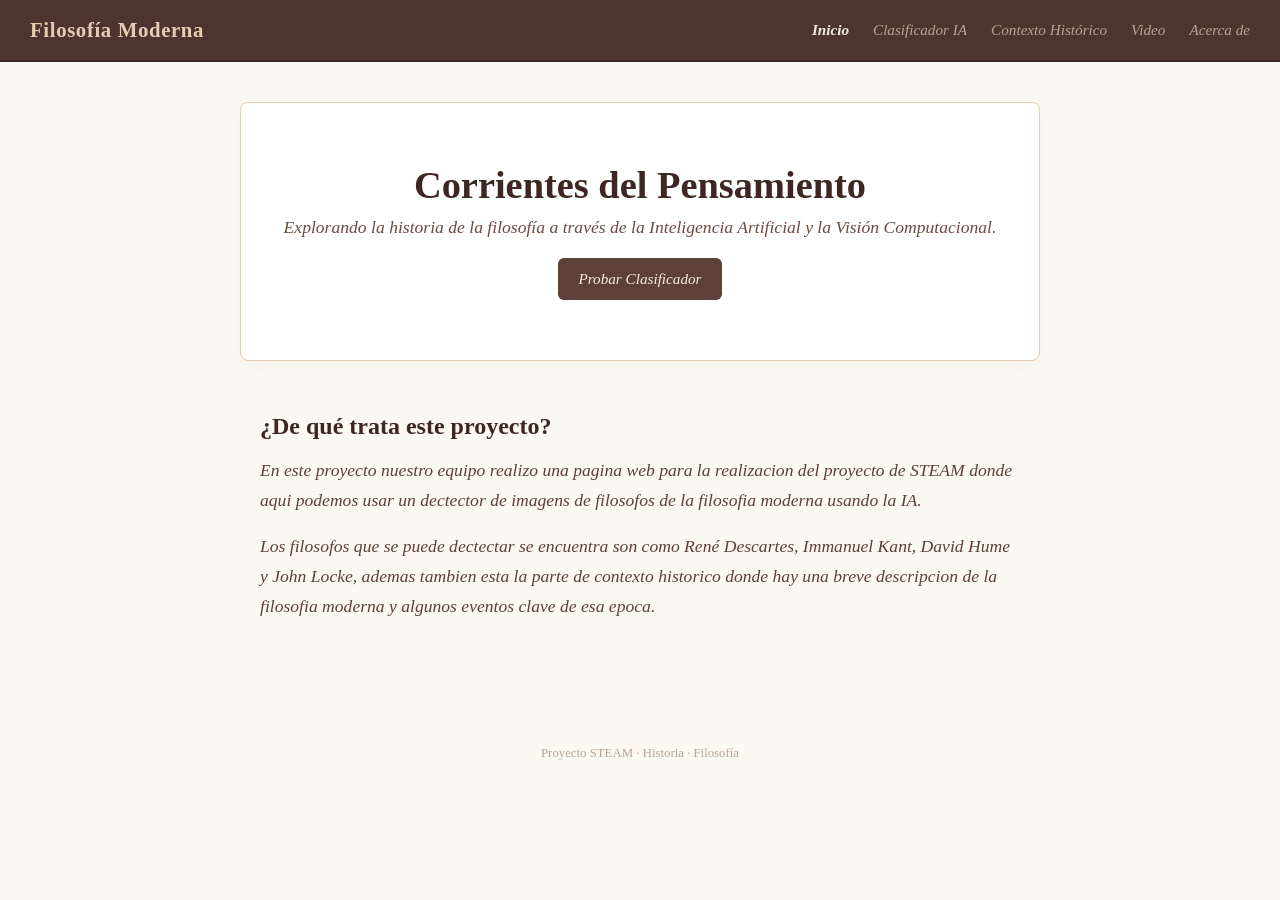
<file: index.html>
<!DOCTYPE html>
<html lang="es">
<head>
    <meta charset="UTF-8">
    <meta name="viewport" content="width=device-width, initial-scale=1.0">
    <title>Corrientes del Pensamiento | Inicio</title>
    <link href="https://fonts.googleapis.com/css2?family=DM+Sans:wght@400;500;600&display=swap" rel="stylesheet">
    <link rel="stylesheet" href="style.css">
</head>
<body>

<nav class="navbar">
    <div class="nav-brand">Filosofía Moderna</div>
    <ul class="nav-links">
        <li><a href="index.html" class="active">Inicio</a></li>
        <li><a href="clasificador.html">Clasificador IA</a></li>
        <li><a href="contexto.html">Contexto Histórico</a></li>
        <li><a href="video.html">Video</a></li>
        <li><a href="equipo.html">Acerca de</a></li>
    </ul>
</nav>

<header class="hero-banner">
    <h1>Corrientes del Pensamiento</h1>
    <p>Explorando la historia de la filosofía a través de la Inteligencia Artificial y la Visión Computacional.</p>
    <a href="clasificador.html" class="btn btn-primary" style="display:inline-block; margin-top:20px; width:auto;">Probar Clasificador</a>
</header>

<main class="content-section">
    <h2>¿De qué trata este proyecto?</h2>
    <p>En este proyecto nuestro equipo realizo una pagina web para la realizacion del proyecto de STEAM donde aqui podemos usar un dectector de imagens de filosofos de la filosofia moderna usando la IA.</p> 
    <p>Los filosofos que se puede dectectar se encuentra son como René Descartes, Immanuel Kant, David Hume y John Locke, ademas tambien esta la parte de contexto historico donde hay una breve descripcion de la filosofia moderna y algunos eventos clave de esa epoca.</p>
</main>

<footer>Proyecto STEAM · Historia · Filosofía</footer>

</body>
</html>
</file>
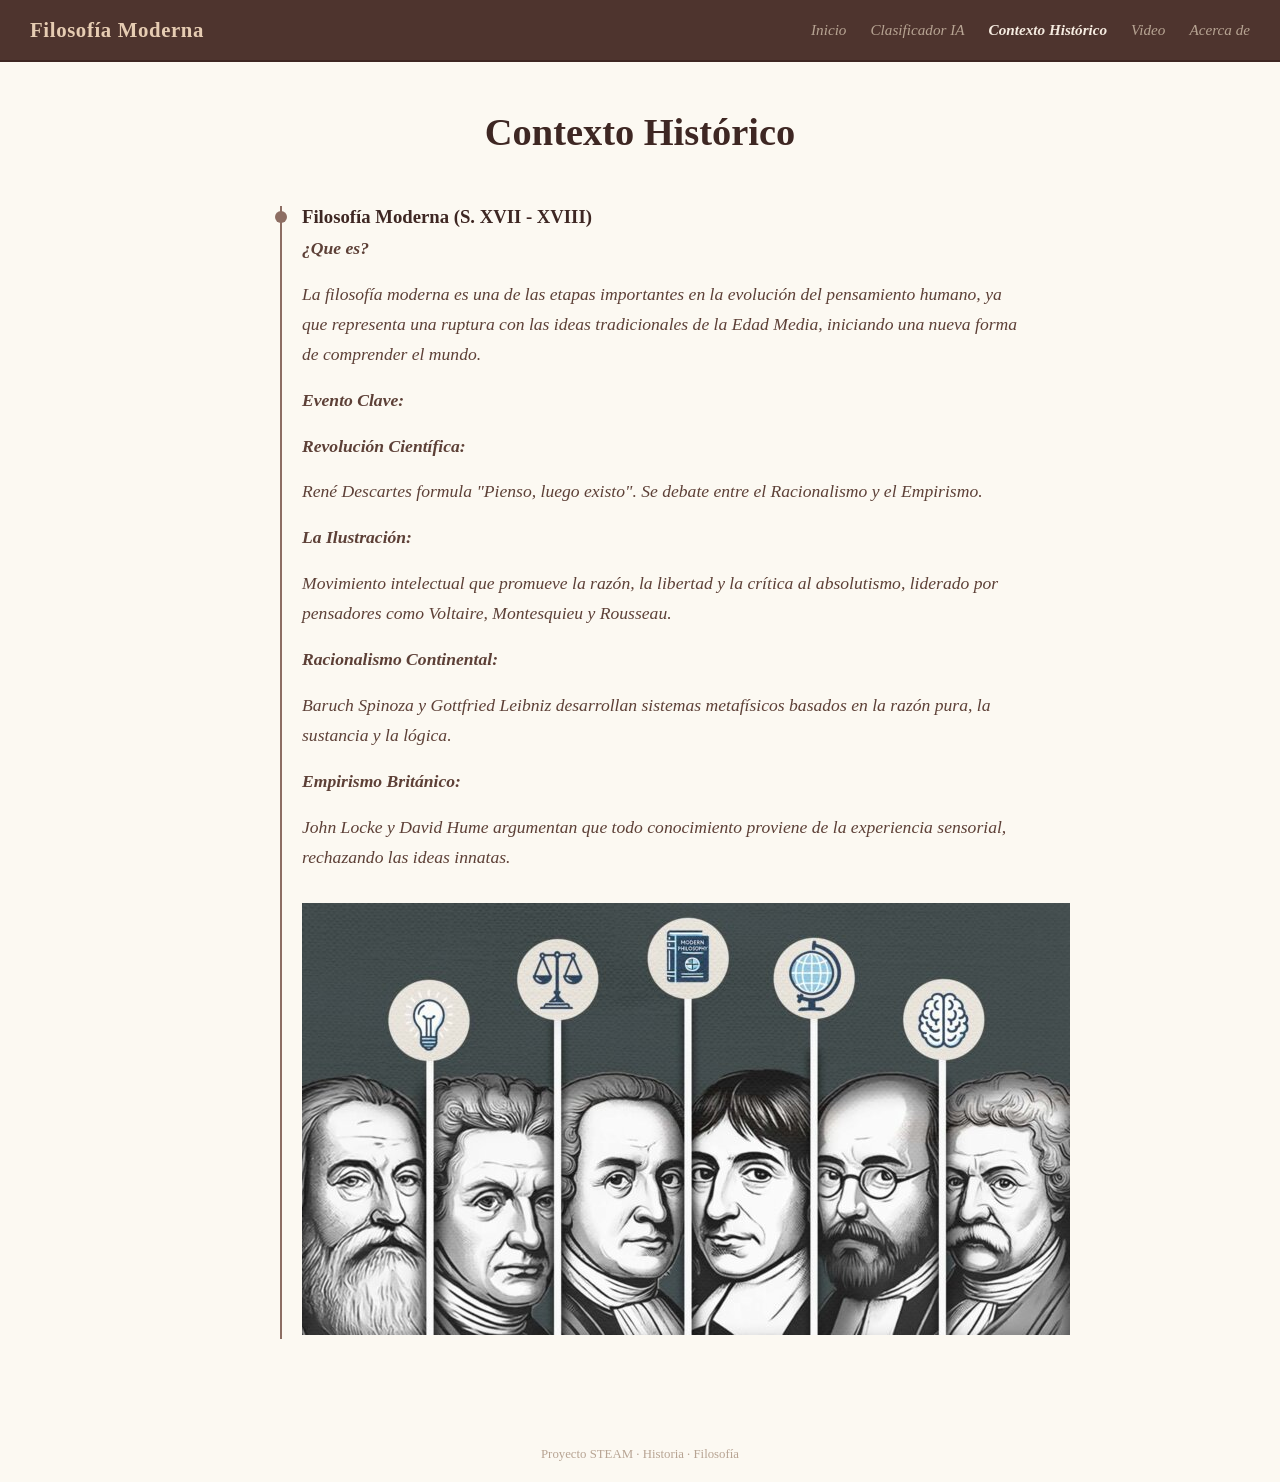
<file: contexto.html>
<!DOCTYPE html>
<html lang="es">
<head>
    <meta charset="UTF-8">
    <meta name="viewport" content="width=device-width, initial-scale=1.0">
    <title>Contexto Histórico</title>
    <link href="https://fonts.googleapis.com/css2?family=DM+Sans:wght@400;500;600&display=swap" rel="stylesheet">
    <link rel="stylesheet" href="style.css">
</head>
<body>

<nav class="navbar">
    <div class="nav-brand">Filosofía Moderna</div>
    <ul class="nav-links">
        <li><a href="index.html">Inicio</a></li>
        <li><a href="clasificador.html">Clasificador IA</a></li>
        <li><a href="contexto.html" class="active">Contexto Histórico</a></li>
        <li><a href="video.html">Video</a></li>
        <li><a href="equipo.html">Acerca de</a></li>
    </ul>
</nav>

<header>
    <h1>Contexto Histórico</h1>
</header>

<main class="content-section">
    <div class="timeline">
        <div class="timeline-item">
            <h3>Filosofía Moderna (S. XVII - XVIII)</h3>
            <p><strong>¿Que es?</strong></p>
            <p>La filosofía moderna es una de las etapas importantes en la evolución del pensamiento humano, ya que representa una ruptura con las ideas tradicionales de la Edad Media, iniciando una nueva forma de comprender el mundo.</p>
            <p><strong>Evento Clave:</strong></p> 
            <p><strong>Revolución Científica:</strong></p>
            <p>René Descartes formula "Pienso, luego existo". Se debate entre el Racionalismo y el Empirismo.</p>
            <p><strong>La Ilustración:</strong></p>
            <p>Movimiento intelectual que promueve la razón, la libertad y la crítica al absolutismo, liderado por pensadores como Voltaire, Montesquieu y Rousseau. </p>
            <p><strong>Racionalismo Continental:</strong></p>
            <p>Baruch Spinoza y Gottfried Leibniz desarrollan sistemas metafísicos basados en la razón pura, la sustancia y la lógica.</p>
            <p><strong>Empirismo Británico:</strong></p>
            <p>John Locke y David Hume argumentan que todo conocimiento proviene de la experiencia sensorial, rechazando las ideas innatas.</p>
    </div>
    <img src="imagenes/banner.jpg" alt="banner">
</main>

<footer>Proyecto STEAM · Historia · Filosofía</footer>

</body>
</html>
</file>
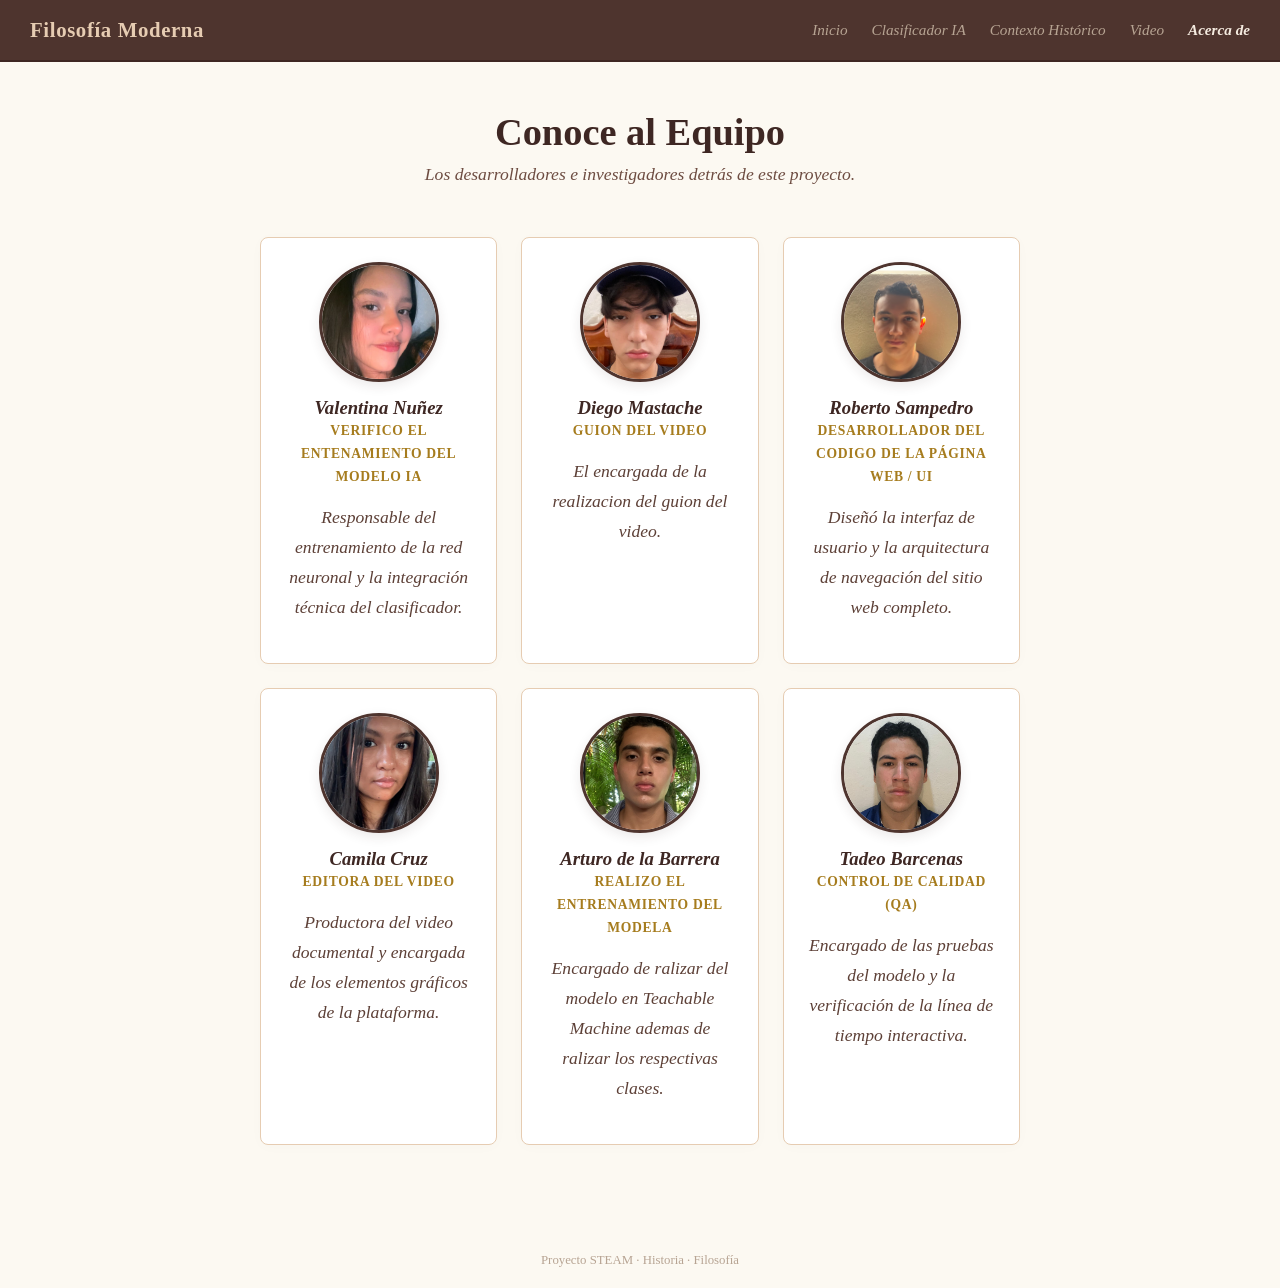
<file: equipo.html>
<!DOCTYPE html>
<html lang="es">
<head>
    <meta charset="UTF-8">
    <meta name="viewport" content="width=device-width, initial-scale=1.0">
    <title>Acerca del Equipo</title>
    <link href="https://fonts.googleapis.com/css2?family=DM+Sans:wght@400;500;600&display=swap" rel="stylesheet">
    <link rel="stylesheet" href="style.css">
</head>
<body>

<nav class="navbar">
    <div class="nav-brand">Filosofía Moderna</div>
    <ul class="nav-links">
        <li><a href="index.html">Inicio</a></li>
        <li><a href="clasificador.html">Clasificador IA</a></li>
        <li><a href="contexto.html">Contexto Histórico</a></li>
        <li><a href="video.html">Video</a></li>
        <li><a href="equipo.html" class="active">Acerca de</a></li>
    </ul>
</nav>

<header>
    <h1>Conoce al Equipo</h1>
    <p>Los desarrolladores e investigadores detrás de este proyecto.</p>
</header>

<main class="content-section">
    <div class="team-grid">
        <div class="team-card card">
            <div class="photo-container">
                <img src="imagenes/vale.png" alt="Foto Alumno 1" class="team-photo">
            </div>
            <h3>Valentina Nuñez</h3>
            <p class="role">Verifico el entenamiento del Modelo IA</p>
            <p>Responsable del entrenamiento de la red neuronal y la integración técnica del clasificador.</p>
        </div>

        <div class="team-card card">
            <div class="photo-container">
                <img src="imagenes/Diego.png" alt="Foto Alumna 2" class="team-photo">
            </div>
            <h3>Diego Mastache</h3>
            <p class="role">Guion del video</p>
            <p>El encargada de la realizacion del guion del video.</p>
        </div>

        <div class="team-card card">
            <div class="photo-container">
                <img src="imagenes/Roberto.png" alt="Foto Alumno 3" class="team-photo">
            </div>
            <h3>Roberto Sampedro</h3>
            <p class="role">Desarrollador del codigo de la página Web / UI</p>
            <p>Diseñó la interfaz de usuario y la arquitectura de navegación del sitio web completo.</p>
        </div>

        <div class="team-card card">
            <div class="photo-container">
                <img src="imagenes/camila.png" alt="Foto Alumna 4" class="team-photo">
            </div>
            <h3>Camila Cruz</h3>
            <p class="role">editora del video </p>
            <p>Productora del video documental y encargada de los elementos gráficos de la plataforma.</p>
        </div>

        <div class="team-card card">
            <div class="photo-container">
                <img src="imagenes/Arturo.png" alt="Foto Alumno 5" class="team-photo">
            </div>
            <h3>Arturo de la Barrera</h3>
            <p class="role">Realizo el entrenamiento del Modela </p>
            <p>Encargado de ralizar del modelo en Teachable Machine ademas de ralizar los respectivas clases.</p>
        </div>

        <div class="team-card card">
            <div class="photo-container">
                <img src="imagenes/Tadeo.png" alt="Foto Alumno 5" class="team-photo">
            </div>
            <h3>Tadeo Barcenas</h3>
            <p class="role">Control de Calidad (QA)</p>
            <p>Encargado de las pruebas del modelo y la verificación de la línea de tiempo interactiva.</p>
        </div>
    </div>
</main>

<footer>Proyecto STEAM · Historia · Filosofía</footer>

</body>
</html>
</file>
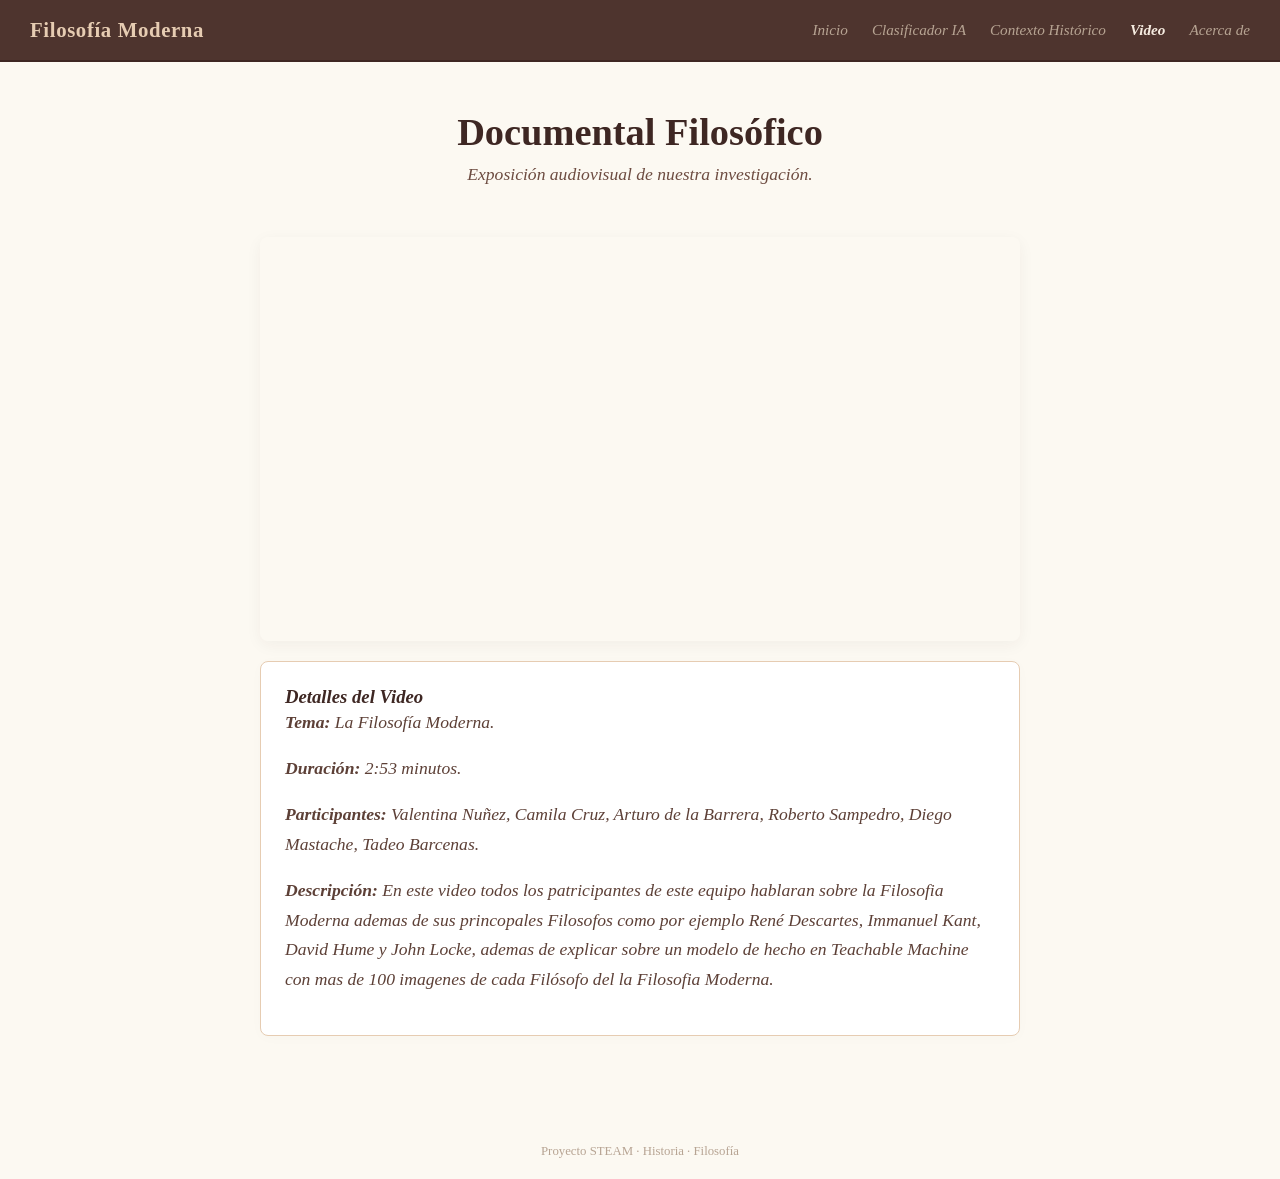
<file: video.html>
<!DOCTYPE html>
<html lang="es">
<head>
    <meta charset="UTF-8">
    <meta name="viewport" content="width=device-width, initial-scale=1.0">
    <title>Video Documental</title>
    <link href="https://fonts.googleapis.com/css2?family=DM+Sans:wght@400;500;600&display=swap">
    <link rel="stylesheet" href="style.css">
</head>
<body>

<nav class="navbar">
    <div class="nav-brand">Filosofía Moderna</div>
    <ul class="nav-links">
        <li><a href="index.html">Inicio</a></li>
        <li><a href="clasificador.html">Clasificador IA</a></li>
        <li><a href="contexto.html">Contexto Histórico</a></li>
        <li><a href="video.html" class="active">Video</a></li>
        <li><a href="equipo.html">Acerca de</a></li>
    </ul>
</nav>

<header>
    <h1>Documental Filosófico</h1>
    <p>Exposición audiovisual de nuestra investigación.</p>
</header>

<main class="content-section video-page">
    <div class="video-container">
        <iframe width="100%" height="400" src="https://drive.google.com/file/d/1NPieqtZXAuHQhgAmTCM6Oo4PwRC32gKy/preview" title="Video Placeholder" frameborder="0" allow="accelerometer; autoplay; clipboard-write; encrypted-media; gyroscope; picture-in-picture" allowfullscreen></iframe>
    </div>
    
    <div class="video-info card">
        <h3>Detalles del Video</h3>
        <p><strong>Tema:</strong> La Filosofía Moderna.</p>
        <p><strong>Duración:</strong> 2:53 minutos.</p>
        <p><strong>Participantes:</strong> Valentina Nuñez, Camila Cruz, Arturo de la Barrera, Roberto Sampedro, Diego Mastache, Tadeo Barcenas.</p>
        <p><strong>Descripción:</strong> En este video todos los patricipantes de este equipo hablaran sobre la Filosofia Moderna ademas de sus princopales Filosofos como por ejemplo René Descartes, Immanuel Kant, David Hume y John Locke, ademas de explicar sobre un modelo de hecho en Teachable Machine con mas de 100 imagenes de cada Filósofo del la Filosofia Moderna.</p>
    </div>
</main>

<footer>Proyecto STEAM · Historia · Filosofía</footer>

</body>
</html>
</file>
<file: style.css>
/* ============================================================
   ESTILOS GENERALES
   ============================================================ */
*, *::before, *::after { box-sizing: border-box; margin: 0; padding: 0; }

body {
    /* Combinación tipográfica clásica y filosófica. Usamos cursiva por defecto para el cuerpo */
    font-family: 'EB Garamond', 'Georgia', serif;
    font-style: italic;
    background: #fcf9f2; /* Color pergamino/marfil claro, evoca páginas de libros antiguos */
    color: #3e2723; /* Café espresso profundo, orgánico, simula tinta sepia vieja */
    min-height: 100vh;
    display: flex;
    flex-direction: column;
    align-items: center;
}

/* ============================================================
   NAVEGACIÓN
   ============================================================ */
.navbar {
    width: 100%;
    background: #4e342e; /* Café tabaco oscuro para dar sobriedad y estructura */
    color: #f5ebe0;
    display: flex;
    justify-content: space-between;
    align-items: center;
    padding: 18px 30px;
    border-bottom: 2px solid #3e2723;
}

.nav-brand { 
    font-family: 'Playfair Display', 'Georgia', serif; 
    font-weight: 700; 
    font-style: normal; /* El logo se mantiene firme */
    font-size: 1.3rem; 
    letter-spacing: 0.03em; 
    color: #e6ccb2; /* Café lino claro */
}

.nav-links {
    list-style: none;
    display: flex;
    gap: 24px;
}

.nav-links a {
    color: #b7a493; /* Café ceniza suave */
    text-decoration: none;
    font-size: 0.95rem;
    transition: color 0.3s ease;
}

.nav-links a:hover, .nav-links a.active {
    color: #f5ebe0; /* Destaca en color crema noble */
    font-weight: 600;
}

/* ============================================================
   CONTENEDORES Y LAYOUT
   ============================================================ */
header { text-align: center; margin: 48px 16px 32px; }
header h1 { 
    font-family: 'Playfair Display', serif; 
    font-style: normal; 
    font-size: 2.4rem; 
    font-weight: 600; 
    color: #3e2723; 
}
header p   { color: #6d4c41; margin-top: 10px; font-size: 1.1rem; }

.hero-banner {
    background: #ffffff;
    width: 100%;
    max-width: 800px;
    padding: 60px 20px;
    border-radius: 8px; /* Formas más rectangulares, estilo editorial antigua */
    box-shadow: 0 4px 24px rgba(62, 39, 35, 0.04);
    border: 1px solid #e6ccb2; /* Borde sutil color café con leche */
    margin-top: 40px;
    text-align: center;
}

.content-section {
    width: 100%;
    max-width: 800px;
    padding: 20px;
    margin-bottom: 40px;
}

.content-section h2 { 
    font-family: 'Playfair Display', serif; 
    font-style: normal; 
    margin-bottom: 16px; 
    color: #3e2723; 
}
.content-section p { margin-bottom: 16px; line-height: 1.7; color: #5d4037; font-size: 1.1rem; }

.card {
    background: #ffffff;
    border: 1px solid #e6ccb2;
    border-radius: 8px;
    padding: 24px;
    width: 100%;
    max-width: 480px;
    margin: 0 auto 14px auto;
    box-shadow: 0 2px 14px rgba(62, 39, 35, 0.02);
}

/* ============================================================
   PESTAÑAS (Cámara / Imagen)
   ============================================================ */
.tabs {
    display: flex; gap: 4px; background: #f5ebe0; padding: 4px; border-radius: 6px; margin-bottom: 18px;
}
.tab {
    flex: 1; padding: 10px; border: none; background: transparent; border-radius: 4px;
    font-family: inherit; font-style: italic; font-size: 0.95rem; font-weight: 500; cursor: pointer; color: #8d6e63;
    transition: all 0.2s ease;
}
.tab.active { 
    background: #ffffff; 
    color: #3e2723; 
    font-weight: 600;
    box-shadow: 0 2px 6px rgba(62, 39, 35, 0.06); 
}
.mode { display: none; }
.mode.active { display: block; }

/* ============================================================
   CÁMARA
   ============================================================ */
.camera-wrap {
    position: relative; width: 100%; aspect-ratio: 1; background: #f5ebe0;
    border-radius: 6px; overflow: hidden; border: 1px solid #e6ccb2;
    display: flex; align-items: center; justify-content: center;
}
.camera-wrap canvas { width: 100% !important; height: 100% !important; object-fit: cover; display: block; }
.placeholder-msg { text-align: center; color: #a1887f; font-size: 0.95rem; }
.placeholder-msg span { display: block; font-size: 2.2rem; margin-bottom: 8px; color: #8d6e63; font-style: normal; }

.scan-line {
    position: absolute; top: 0; left: 0; right: 0; height: 2px;
    background: #8d6e63; opacity: 0; animation: scan 2.5s linear infinite; /* Escáner color café arcilla templado */
}
.scan-line.active { opacity: 0.6; }
@keyframes scan { 0% { top: 0%; } 100% { top: 100%; } }

/* ============================================================
   SUBIR IMAGEN
   ============================================================ */
.upload-area {
    border: 2px dashed #b7a493; border-radius: 6px; padding: 36px 20px; text-align: center; cursor: pointer;
    background: #ffffff; transition: all 0.2s ease;
}
.upload-area:hover { border-color: #3e2723; background: #fffdfa; }
.upload-area span  { font-size: 2rem; display: block; margin-bottom: 8px; color: #8d6e63; font-style: normal; }
.upload-area p     { color: #5d4037; font-size: 0.95rem; }
.upload-hint       { margin-top: 4px; font-size: 0.8rem !important; color: #a1887f !important; }

#preview-wrap img {
    width: 100%; border-radius: 6px; display: block; max-height: 280px;
    object-fit: contain; background: #f5ebe0;
}

/* ============================================================
   LÍNEA DE TIEMPO, EQUIPO, VIDEO
   ============================================================ */
.timeline { border-left: 2px solid #8d6e63; margin-left: 20px; padding-left: 20px; }
.timeline-item { margin-bottom: 30px; position: relative; }
.timeline-item::before {
    content: ''; position: absolute; left: -27px; top: 5px; width: 12px; height: 12px;
    background: #8d6e63; border-radius: 50%;
}
.timeline-item h3 { font-family: 'Playfair Display', serif; font-style: normal; margin-bottom: 6px; color: #3e2723; }

.team-grid { display: grid; grid-template-columns: repeat(auto-fit, minmax(220px, 1fr)); gap: 24px; }
.team-card { text-align: center; margin: 0; max-width: none; }
.team-card .role { 
    color: #a67c1e; /* Tono bronce antiguo oaxaqueño para destacar jerarquías filosóficas */
    font-size: 0.85rem; 
    margin-bottom: 15px; 
    font-weight: 600; 
    letter-spacing: 0.05em; 
    text-transform: uppercase; 
    font-style: normal;
}

/* Fotos del equipo */
.photo-container {
    width: 120px;
    height: 120px;
    margin: 0 auto 15px;
    border-radius: 50%;
    overflow: hidden;
    border: 3px solid #4e342e;
    box-shadow: 0 4px 12px rgba(62, 39, 35, 0.1);
}

.team-photo {
    width: 100%;
    height: 100%;
    object-fit: cover;
    transition: transform 0.4s ease;
}

.team-card:hover .team-photo {
    transform: scale(1.05);
}

.video-container {
    border-radius: 8px; overflow: hidden; box-shadow: 0 4px 16px rgba(62, 39, 35, 0.05); margin-bottom: 20px;
}
.video-info.card { max-width: 100%; margin: 0; }

/* ============================================================
   BOTONES Y EXTRAS
   ============================================================ */
.btn {
    display: block; width: 100%; margin-top: 12px; padding: 12px 20px; border: none;
    border-radius: 6px; font-family: inherit; font-style: italic; font-size: 0.95rem; font-weight: 500; cursor: pointer; text-align: center; text-decoration: none;
    transition: all 0.2s ease;
}
.btn-primary         { background: #5d4037; color: #f5ebe0; } /* Botón café cuero medio */
.btn-primary:hover   { background: #3e2723; }
.btn-secondary       { background: transparent; color: #8d6e63; border: 1px solid #e6ccb2; }
.btn-secondary:hover { border-color: #8d6e63; color: #3e2723; background: #fffdfa; }
.hidden { display: none !important; }

/* Probabilidades */
.section-label { font-size: 0.75rem; font-weight: 600; text-transform: uppercase; letter-spacing: 0.08em; color: #a1887f; margin-bottom: 12px; font-style: normal; }
.prob-item { margin-bottom: 10px; }
.prob-header { display: flex; justify-content: space-between; font-size: 0.9rem; margin-bottom: 4px; }
.prob-header .label { font-weight: 500; color: #3e2723; }
.prob-header .pct   { color: #8d6e63; }
.bar-bg { height: 6px; background: #edf2f4; background-color: #e6ccb2; border-radius: 99px; overflow: hidden; }
.bar-fill { height: 100%; background: #c5a880; border-radius: 99px; transition: width 0.3s ease; }
.bar-fill.top { background: #5d4037; } /* El valor predominante toma la fuerza del café profundo */

/* Resultado Final */
#result-final { animation: fadeUp 0.25s ease; }
@keyframes fadeUp { from { opacity: 0; transform: translateY(8px); } to { opacity: 1; transform: translateY(0); } }
.result-name       { font-family: 'Playfair Display', serif; font-style: normal; font-size: 1.4rem; font-weight: 600; color: #3e2723;}
.result-confidence { font-size: 0.85rem; color: #8d6e63; margin-top: 3px; }
.divider { height: 1px; background: #e6ccb2; margin: 16px 0; }
#curiosities { list-style: none; padding: 0; }
#curiosities li { font-size: 0.95rem; line-height: 1.6; padding: 8px 0; border-bottom: 1px solid #f5ebe0; color: #4e342e; }
#curiosities li:last-child { border-bottom: none; }

.unknown-title { font-family: 'Playfair Display', serif; font-style: normal; font-size: 1.1rem; font-weight: 600; margin-bottom: 8px; color: #3e2723; }
.unknown-text  { font-size: 0.9rem; color: #6d4c41; line-height: 1.6; }
.loading-msg { text-align: center; color: #a1887f; font-size: 0.9rem; padding: 6px 0; max-width: 480px; width: 100%; }
footer { margin: 48px 0 20px; color: #b7a493; font-size: 0.8rem; text-align: center; width: 100%; font-style: normal;}

/* Móviles */
@media (max-width: 600px) {
    .nav-links { display: none; }
    .navbar::after { content: 'Índice'; font-size: 0.85rem; color: #e6ccb2; border: 1px solid #8d6e63; padding: 3px 8px; border-radius: 4px;}
}
</file>
